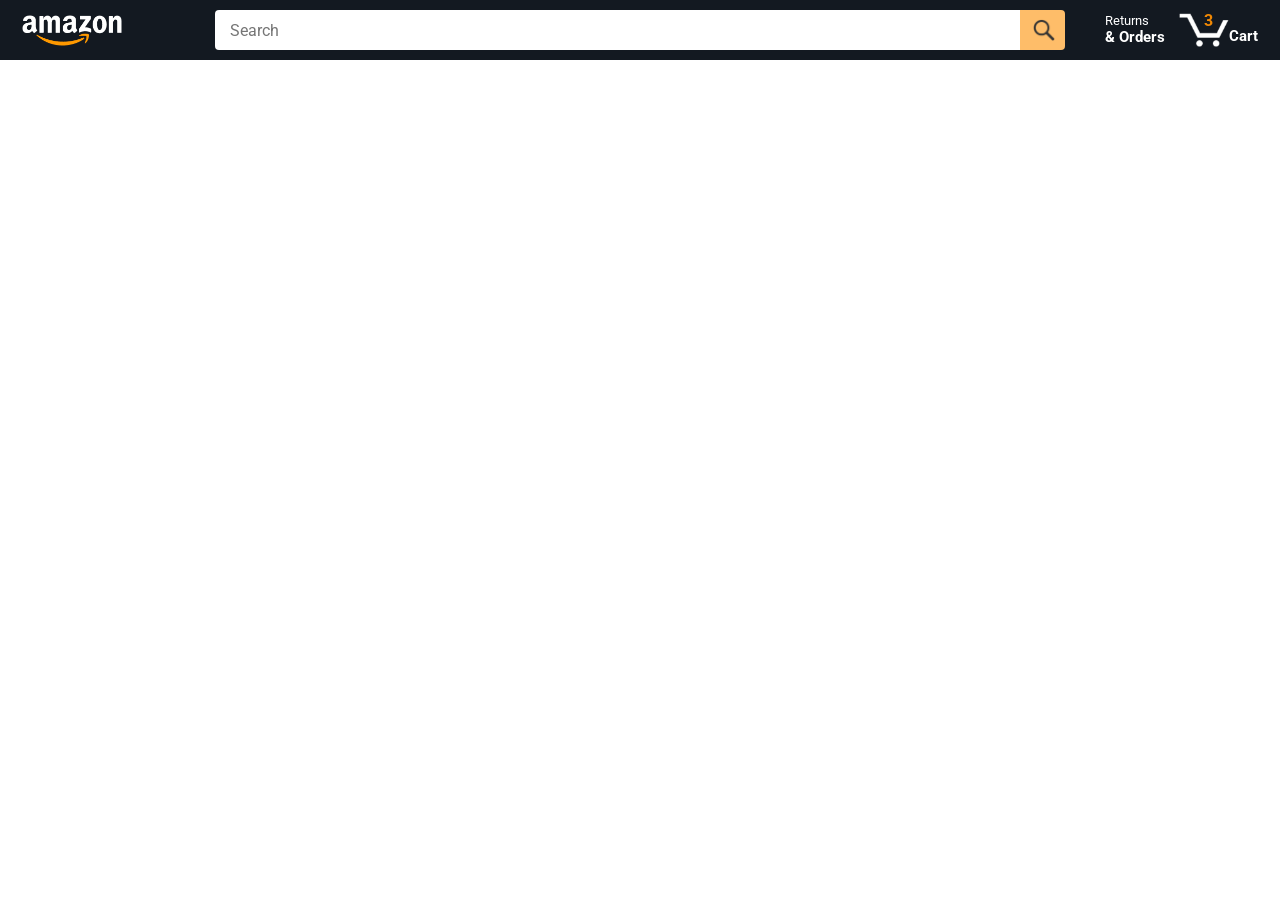
<file: index.html>
<!DOCTYPE html>
<html>
  <head>
    <title>Amazon Project</title>
    <meta name="viewport" content="width=device-width, initial-scale=1">
    <link rel="preconnect" href="https://fonts.googleapis.com">
    <link rel="preconnect" href="https://fonts.gstatic.com" crossorigin>
    <link href="https://fonts.googleapis.com/css2?family=Roboto:wght@400;500;700&display=swap" rel="stylesheet">
    <link rel="stylesheet" href="styles/shared/general.css">
    <link rel="stylesheet" href="styles/shared/amazon-header.css">
    <link rel="stylesheet" href="styles/pages/amazon.css">
  </head>
  <body>
    <div class="amazon-header">
      <div class="amazon-header-left-section">
        <a href="index.html" class="header-link">
          <img class="amazon-logo"
            src="images/amazon-logo-white.png">
          <img class="amazon-mobile-logo"
            src="images/amazon-mobile-logo-white.png">
        </a>
      </div>

      <div class="amazon-header-middle-section">
        <input class="search-bar" type="text" placeholder="Search">

        <button class="search-button">
          <img class="search-icon" src="images/icons/search-icon.png">
        </button>
      </div>

      <div class="amazon-header-right-section">
        <a class="orders-link header-link" href="orders.html">
          <span class="returns-text">Returns</span>
          <span class="orders-text">& Orders</span>
        </a>

        <a class="cart-link header-link" href="checkout.html">
          <img class="cart-icon" src="images/icons/cart-icon.png">
          <div class="js-cart-icon-update cart-quantity"></div>
          <div class="cart-text">Cart</div>
        </a>
      </div>
    </div>
    
    <div class="main">
      <div class="products-grid js-products-grid">
      </div>
    </div>

    <script type="module" src="scripts/amazon.js">//order matters with script elements but not with modules</script>

  </body>
</html>
</file>
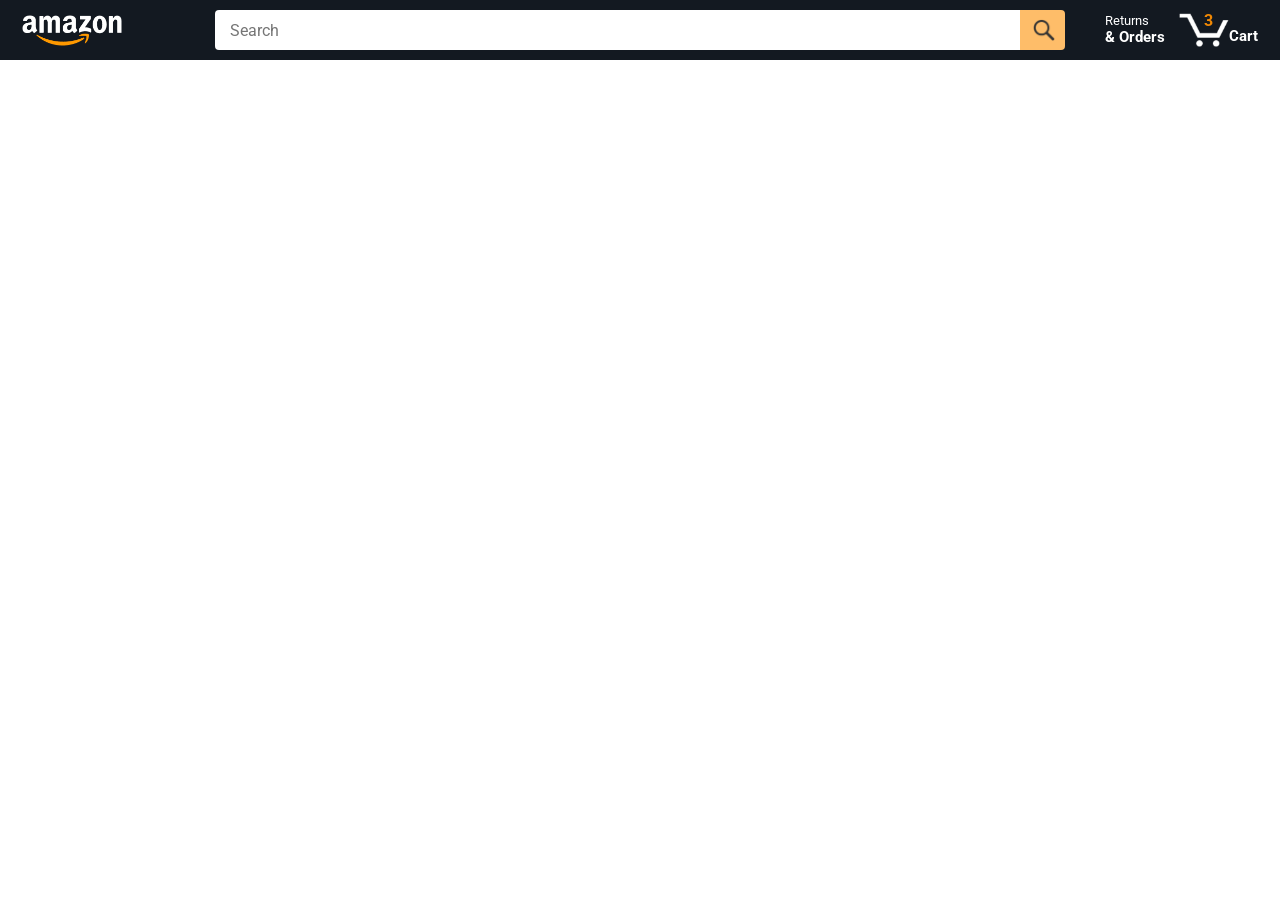
<file: amazon.html>
<!DOCTYPE html>
<html>
  <head>
    <title>Amazon Project</title>
    <meta name="viewport" content="width=device-width, initial-scale=1">
    <link rel="preconnect" href="https://fonts.googleapis.com">
    <link rel="preconnect" href="https://fonts.gstatic.com" crossorigin>
    <link href="https://fonts.googleapis.com/css2?family=Roboto:wght@400;500;700&display=swap" rel="stylesheet">
    <link rel="stylesheet" href="styles/shared/general.css">
    <link rel="stylesheet" href="styles/shared/amazon-header.css">
    <link rel="stylesheet" href="styles/pages/amazon.css">
  </head>
  <body>
    <div class="amazon-header">
      <div class="amazon-header-left-section">
        <a href="amazon.html" class="header-link">
          <img class="amazon-logo"
            src="images/amazon-logo-white.png">
          <img class="amazon-mobile-logo"
            src="images/amazon-mobile-logo-white.png">
        </a>
      </div>

      <div class="amazon-header-middle-section">
        <input class="search-bar" type="text" placeholder="Search">

        <button class="search-button">
          <img class="search-icon" src="images/icons/search-icon.png">
        </button>
      </div>

      <div class="amazon-header-right-section">
        <a class="orders-link header-link" href="orders.html">
          <span class="returns-text">Returns</span>
          <span class="orders-text">& Orders</span>
        </a>

        <a class="cart-link header-link" href="checkout.html">
          <img class="cart-icon" src="images/icons/cart-icon.png">
          <div class="js-cart-icon-update cart-quantity"></div>
          <div class="cart-text">Cart</div>
        </a>
      </div>
    </div>
    
    <div class="main">
      <div class="products-grid js-products-grid">
      </div>
    </div>

    <script type="module" src="scripts/amazon.js">//order matters with script elements but not with modules</script>

  </body>
</html>
</file>
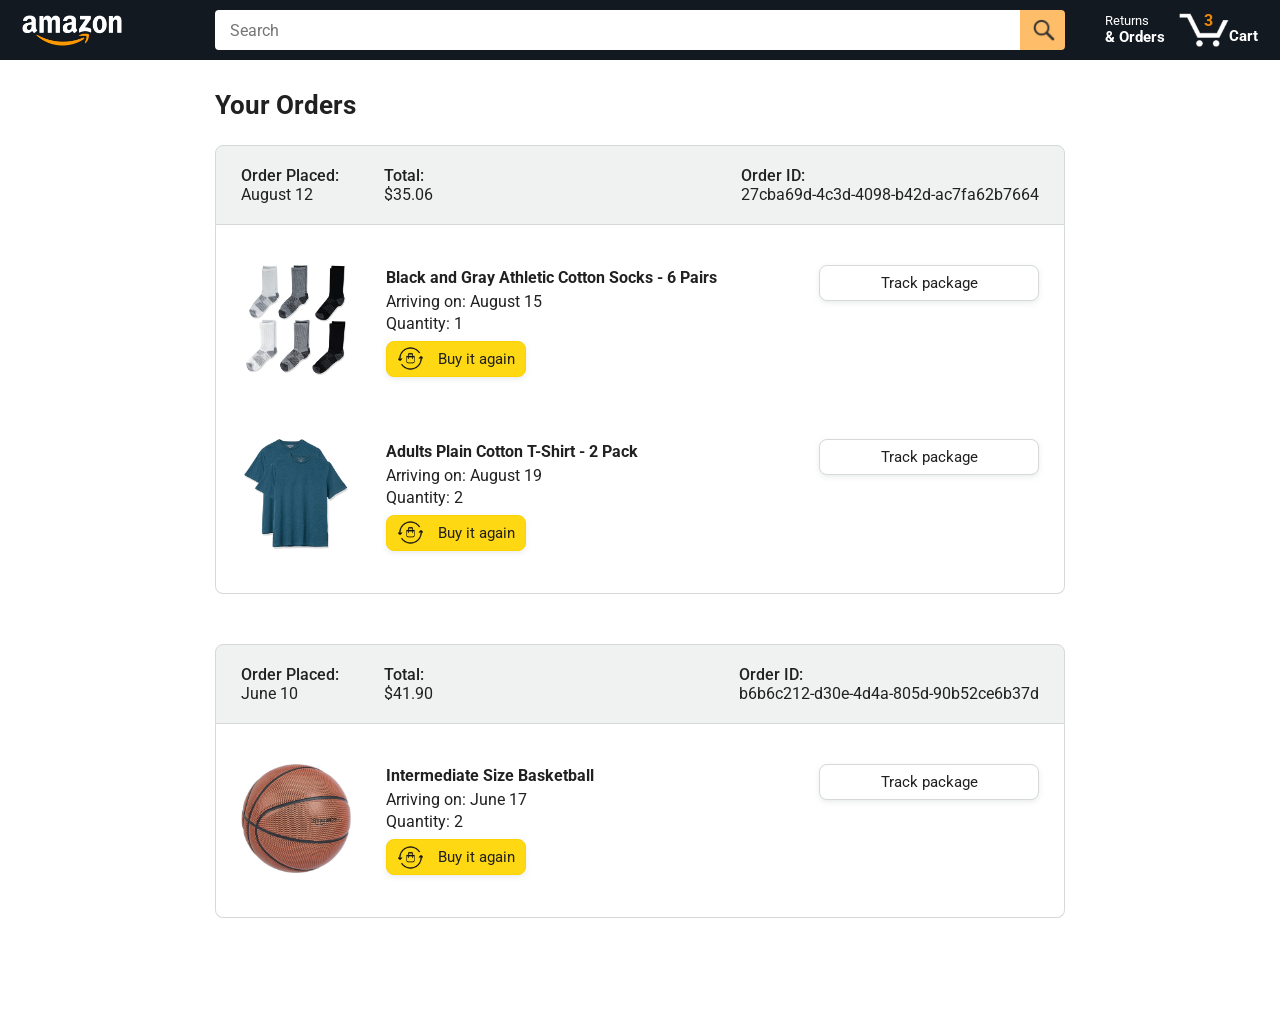
<file: orders.html>
<!DOCTYPE html>
<html>
  <head>
    <title>Orders</title>


    <meta name="viewport" content="width=device-width, initial-scale=1">

    <link rel="preconnect" href="https://fonts.googleapis.com">
    <link rel="preconnect" href="https://fonts.gstatic.com" crossorigin>
    <link href="https://fonts.googleapis.com/css2?family=Roboto:wght@400;500;700&display=swap" rel="stylesheet">

    <link rel="stylesheet" href="styles/shared/general.css">
    <link rel="stylesheet" href="styles/shared/amazon-header.css">
    <link rel="stylesheet" href="styles/pages/orders.css">
  </head>
  <body>
    <div class="amazon-header">
      <div class="amazon-header-left-section">
        <a href="index.html" class="header-link">
          <img class="amazon-logo"
            src="images/amazon-logo-white.png">
          <img class="amazon-mobile-logo"
            src="images/amazon-mobile-logo-white.png">
        </a>
      </div>

      <div class="amazon-header-middle-section">
        <input class="search-bar" type="text" placeholder="Search">

        <button class="search-button">
          <img class="search-icon" src="images/icons/search-icon.png">
        </button>
      </div>

      <div class="amazon-header-right-section">
        <a class="orders-link header-link" href="orders.html">
          <span class="returns-text">Returns</span>
          <span class="orders-text">& Orders</span>
        </a>

        <a class="cart-link header-link" href="checkout.html">
          <img class="cart-icon" src="images/icons/cart-icon.png">
          <div class="cart-quantity">3</div>
          <div class="cart-text">Cart</div>
        </a>
      </div>
    </div>

    <div class="main">
      <div class="page-title">Your Orders</div>

      <div class="orders-grid">
        <div class="order-container">
          
          <div class="order-header">
            <div class="order-header-left-section">
              <div class="order-date">
                <div class="order-header-label">Order Placed:</div>
                <div>August 12</div>
              </div>
              <div class="order-total">
                <div class="order-header-label">Total:</div>
                <div>$35.06</div>
              </div>
            </div>

            <div class="order-header-right-section">
              <div class="order-header-label">Order ID:</div>
              <div>27cba69d-4c3d-4098-b42d-ac7fa62b7664</div>
            </div>
          </div>

          <div class="order-details-grid">
            <div class="product-image-container">
              <img src="images/products/athletic-cotton-socks-6-pairs.jpg">
            </div>

            <div class="product-details">
              <div class="product-name">
                Black and Gray Athletic Cotton Socks - 6 Pairs
              </div>
              <div class="product-delivery-date">
                Arriving on: August 15
              </div>
              <div class="product-quantity">
                Quantity: 1
              </div>
              <button class="buy-again-button button-primary">
                <img class="buy-again-icon" src="images/icons/buy-again.png">
                <span class="buy-again-message">Buy it again</span>
              </button>
            </div>

            <div class="product-actions">
              <a href="tracking.html?orderId=123&productId=456">
                <button class="track-package-button button-secondary">
                  Track package
                </button>
              </a>
            </div>

            <div class="product-image-container">
              <img src="images/products/adults-plain-cotton-tshirt-2-pack-teal.jpg">
            </div>

            <div class="product-details">
              <div class="product-name">
                Adults Plain Cotton T-Shirt - 2 Pack
              </div>
              <div class="product-delivery-date">
                Arriving on: August 19
              </div>
              <div class="product-quantity">
                Quantity: 2
              </div>
              <button class="buy-again-button button-primary">
                <img class="buy-again-icon" src="images/icons/buy-again.png">
                <span class="buy-again-message">Buy it again</span>
              </button>
            </div>

            <div class="product-actions">
              <a href="tracking.html">
                <button class="track-package-button button-secondary">
                  Track package
                </button>
              </a>
            </div>
          </div>
        </div>

        <div class="order-container">

          <div class="order-header">
            <div class="order-header-left-section">
              <div class="order-date">
                <div class="order-header-label">Order Placed:</div>
                <div>June 10</div>
              </div>
              <div class="order-total">
                <div class="order-header-label">Total:</div>
                <div>$41.90</div>
              </div>
            </div>

            <div class="order-header-right-section">
              <div class="order-header-label">Order ID:</div>
              <div>b6b6c212-d30e-4d4a-805d-90b52ce6b37d</div>
            </div>
          </div>

          <div class="order-details-grid">
            <div class="product-image-container">
              <img src="images/products/intermediate-composite-basketball.jpg">
            </div>

            <div class="product-details">
              <div class="product-name">
                Intermediate Size Basketball
              </div>
              <div class="product-delivery-date">
                Arriving on: June 17
              </div>
              <div class="product-quantity">
                Quantity: 2
              </div>
              <button class="buy-again-button button-primary">
                <img class="buy-again-icon" src="images/icons/buy-again.png">
                <span class="buy-again-message">Buy it again</span>
              </button>
            </div>

            <div class="product-actions">
              <a href="tracking.html">
                <button class="track-package-button button-secondary">
                  Track package
                </button>
              </a>
            </div>
          </div>
        </div>
      </div>
    </div>
  </body>
</html>
</file>
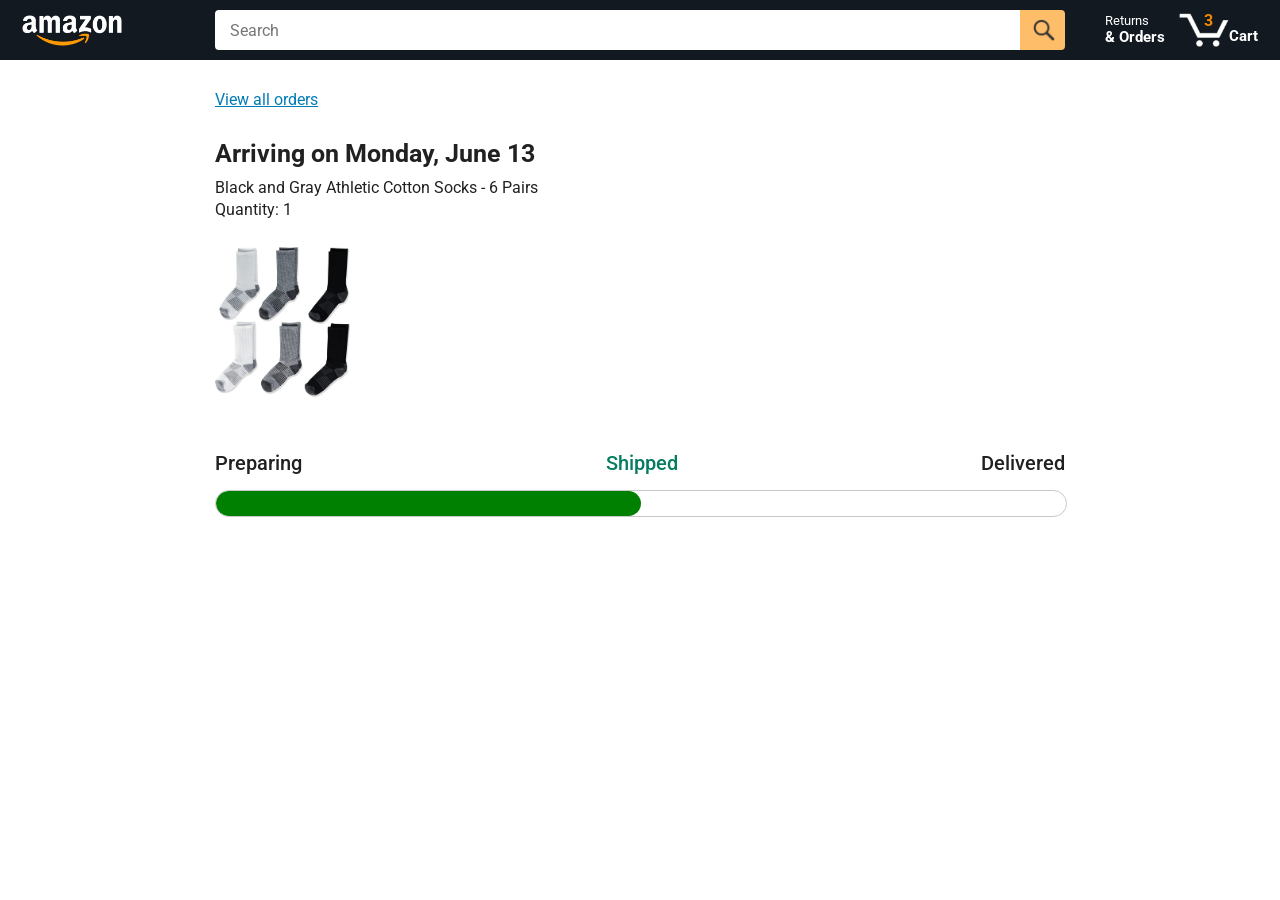
<file: tracking.html>
<!DOCTYPE html>
<html>
  <head>
    <title>Tracking</title>

    <meta name="viewport" content="width=device-width, initial-scale=1">

    <link rel="preconnect" href="https://fonts.googleapis.com">
    <link rel="preconnect" href="https://fonts.gstatic.com" crossorigin>
    <link href="https://fonts.googleapis.com/css2?family=Roboto:wght@400;500;700&display=swap" rel="stylesheet">

    <link rel="stylesheet" href="styles/shared/general.css">
    <link rel="stylesheet" href="styles/shared/amazon-header.css">
    <link rel="stylesheet" href="styles/pages/tracking.css">
  </head>
  <body>
    <div class="amazon-header">
      <div class="amazon-header-left-section">
        <a href="index.html" class="header-link">
          <img class="amazon-logo"
            src="images/amazon-logo-white.png">
          <img class="amazon-mobile-logo"
            src="images/amazon-mobile-logo-white.png">
        </a>
      </div>

      <div class="amazon-header-middle-section">
        <input class="search-bar" type="text" placeholder="Search">

        <button class="search-button">
          <img class="search-icon" src="images/icons/search-icon.png">
        </button>
      </div>

      <div class="amazon-header-right-section">
        <a class="orders-link header-link" href="orders.html">
          <span class="returns-text">Returns</span>
          <span class="orders-text">& Orders</span>
        </a>

        <a class="cart-link header-link" href="checkout.html">
          <img class="cart-icon" src="images/icons/cart-icon.png">
          <div class="cart-quantity">3</div>
          <div class="cart-text">Cart</div>
        </a>
      </div>
    </div>

    <div class="main">
      <div class="order-tracking">
        <a class="back-to-orders-link link-primary" href="orders.html">
          View all orders
        </a>

        <div class="delivery-date">
          Arriving on Monday, June 13
        </div>

        <div class="product-info">
          Black and Gray Athletic Cotton Socks - 6 Pairs
        </div>

        <div class="product-info">
          Quantity: 1
        </div>

        <img class="product-image" src="images/products/athletic-cotton-socks-6-pairs.jpg">

        <div class="progress-labels-container">
          <div class="progress-label">
            Preparing
          </div>
          <div class="progress-label current-status">
            Shipped
          </div>
          <div class="progress-label">
            Delivered
          </div>
        </div>

        <div class="progress-bar-container">
          <div class="progress-bar"></div>
        </div>
      </div>
    </div>

    <script>//window.location gets url at top of the browser
        const url = new URL(window.location.href); //saved as an object
        console.log(url);
        console.log(url.searchParams.get('orderId'));
        console.log(url.searchParams.get('productId'));
    </script>
    
  </body>
</html>
</file>
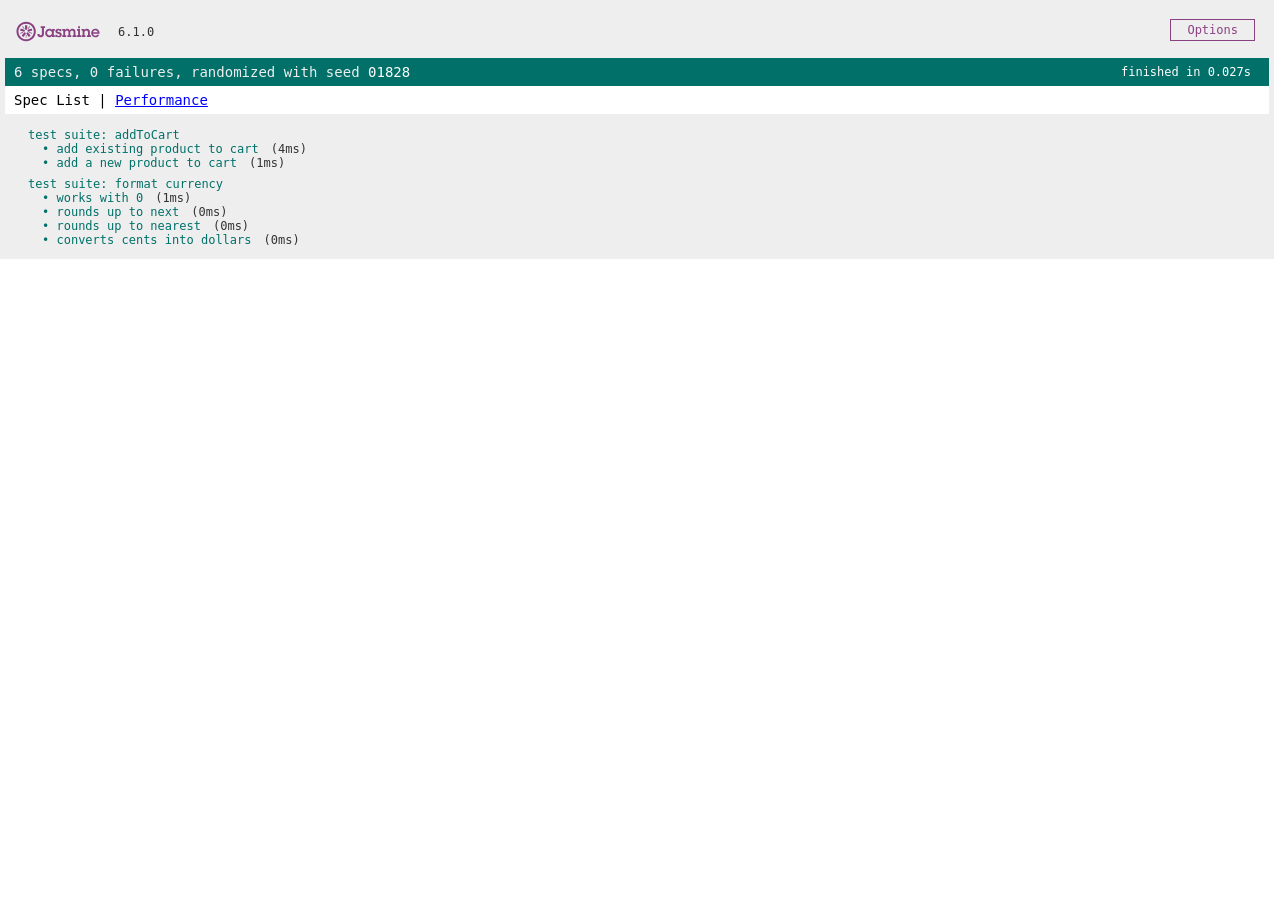
<file: tests-jasmine/tests.html>
<!DOCTYPE html>
<html>
<head>
  <meta charset="utf-8">
  <title>Jasmine Spec Runner v6.1.0</title>

  <link rel="shortcut icon" type="image/png" href="lib/jasmine-6.1.0/jasmine_favicon.png">
  <link rel="stylesheet" href="lib/jasmine-6.1.0/jasmine.css">

  <script src="lib/jasmine-6.1.0/jasmine.js"></script>
  <script src="lib/jasmine-6.1.0/jasmine-html.js"></script>
  <script src="lib/jasmine-6.1.0/boot0.js"></script>
  <!-- optional: include a file here that configures the Jasmine env -->
  <script src="lib/jasmine-6.1.0/boot1.js"></script>

  <script type="module" src="utils/moneyTests.js"></script>
  <script type="module" src="data/cartTest.js"></script>

</head>
<body>
</body>
</html>
</file>
<file: styles/shared/general.css>
body {
  font-family: Roboto, Arial;
  color: rgb(33, 33, 33);
  /* The <body> element has a default margin of 8px
     on all sides. This removes the default margins. */
  margin: 0;
}

/* <p> elements have a default margin on the top
   and bottom. This removes the default margins. */
p {
  margin: 0;
}

button {
  cursor: pointer;
}

select {
  cursor: pointer;
}

input, select, button {
  font-family: Roboto, Arial;
}

.button-primary {
  color: rgb(33, 33, 33);
  background-color: rgb(255, 216, 20);
  border: 1px solid rgb(252, 210, 0);
  border-radius: 8px;
  cursor: pointer;
  box-shadow: 0 2px 5px rgba(213, 217, 217, 0.5);
}

.button-primary:hover {
  background-color: rgb(247, 202, 0);
  border: 1px solid rgb(242, 194, 0);
}

.button-primary:active {
  background: rgb(255, 216, 20);
  border-color: rgb(252, 210, 0);
  box-shadow: none;
}

.button-secondary {
  color: rgb(33, 33, 33);
  background: white;
  border: 1px solid rgb(213, 217, 217);
  border-radius: 8px;
  cursor: pointer;
  box-shadow: 0 2px 5px rgba(213, 217, 217, 0.5);
}

.button-secondary:hover {
  background-color: rgb(247, 250, 250);
}

.button-secondary:active {
  background-color: rgb(237, 253, 255);
  box-shadow: none;
}

/* These styles will limit text to 2 lines. Anything
   beyond 2 lines will be replaced with "..."
   You can find this code by using an A.I. tool or by
   searching in Google.
   https://css-tricks.com/almanac/properties/l/line-clamp/ */
.limit-text-to-2-lines {
  display: -webkit-box;
  -webkit-line-clamp: 2;
  -webkit-box-orient: vertical;
  overflow: hidden;
}

.link-primary {
  color: rgb(1, 124, 182);
  cursor: pointer;
}

.link-primary:hover {
  color: rgb(196, 80, 0);
}

/* Styles for dropdown selectors. */
select {
  color: rgb(33, 33, 33);
  background-color: rgb(240, 240, 240);
  border: 1px solid rgb(213, 217, 217);
  border-radius: 8px;
  padding: 3px 5px;
  font-size: 15px;
  cursor: pointer;
  box-shadow: 0 2px 5px rgba(213, 217, 217, 0.5);
}

select:focus,
input:focus {
  outline: 2px solid rgb(255, 153, 0);
}
</file>
<file: styles/shared/amazon-header.css>
.amazon-header {
  background-color: rgb(19, 25, 33);
  color: white;
  padding-left: 15px;
  padding-right: 15px;

  display: flex;
  align-items: center;
  justify-content: space-between;

  position: fixed;
  top: 0;
  left: 0;
  right: 0;
  height: 60px;
}

.amazon-header-left-section {
  width: 180px;
}

@media (max-width: 800px) {
  .amazon-header-left-section {
    width: unset;
  }
}

.header-link {
  display: inline-block;
  padding: 6px;
  border-radius: 2px;
  cursor: pointer;
  text-decoration: none;
  border: 1px solid rgba(0, 0, 0, 0);
}

.header-link:hover {
  border: 1px solid white;
}

.amazon-logo {
  width: 100px;
  margin-top: 5px;
}

.amazon-mobile-logo {
  display: none;
}

@media (max-width: 575px) {
  .amazon-logo {
    display: none;
  }

  .amazon-mobile-logo {
    display: block;
    height: 35px;
    margin-top: 5px;
  }
}

.amazon-header-middle-section {
  flex: 1;
  max-width: 850px;
  margin-left: 10px;
  margin-right: 10px;
  display: flex;
}

.search-bar {
  flex: 1;
  width: 0;
  font-size: 16px;
  height: 38px;
  padding-left: 15px;
  border: none;
  border-top-left-radius: 4px;
  border-bottom-left-radius: 4px;
  border-top-right-radius: 0;
  border-bottom-right-radius: 0;
}

.search-button {
  background-color: rgb(254, 189, 105);
  border: none;
  width: 45px;
  height: 40px;
  border-top-right-radius: 4px;
  border-bottom-right-radius: 4px;
  flex-shrink: 0;
}

.search-icon {
  height: 22px;
  margin-left: 2px;
  margin-top: 3px;
}

.amazon-header-right-section {
  width: 180px;
  flex-shrink: 0;
  display: flex;
  justify-content: end;
}

.orders-link {
  color: white;
}

.returns-text {
  display: block;
  font-size: 13px;
}

.orders-text {
  display: block;
  font-size: 15px;
  font-weight: 700;
}

.cart-link {
  color: white;
  display: flex;
  align-items: center;
  position: relative;
}

.cart-icon {
  width: 50px;
}

.cart-text {
  margin-top: 12px;
  font-size: 15px;
  font-weight: 700;
}

.cart-quantity {
  color: rgb(240, 136, 4);
  font-size: 16px;
  font-weight: 700;

  position: absolute;
  top: 4px;
  left: 22px;
  
  width: 26px;
  text-align: center;
}
</file>
<file: styles/pages/amazon.css>
.main {
  margin-top: 60px;
}

.products-grid {
  display: grid;

  /* - In CSS Grid, 1fr means a column will take up the
       remaining space in the grid.
     - If we write 1fr 1fr ... 1fr; 8 times, this will
       divide the grid into 8 columns, each taking up an
       equal amount of the space.
     - repeat(8, 1fr); is a shortcut for repeating "1fr"
       8 times (instead of typing out "1fr" 8 times).
       repeat(...) is a special property that works with
       display: grid; */
  grid-template-columns: repeat(8, 1fr);
}

/* @media is used to create responsive design (making the
   website look good on any screen size). This @media
   means when the screen width is 2000px or less, we
   will divide the grid into 7 columns instead of 8. */
@media (max-width: 2000px) {
  .products-grid {
    grid-template-columns: repeat(7, 1fr);
  }
}

/* This @media means when the screen width is 1600px or
   less, we will divide the grid into 6 columns. */
@media (max-width: 1600px) {
  .products-grid {
    grid-template-columns: repeat(6, 1fr);
  }
}

@media (max-width: 1300px) {
  .products-grid {
    grid-template-columns: repeat(5, 1fr);
  }
}

@media (max-width: 1000px) {
  .products-grid {
    grid-template-columns: repeat(4, 1fr);
  }
}

@media (max-width: 800px) {
  .products-grid {
    grid-template-columns: repeat(3, 1fr);
  }
}

@media (max-width: 575px) {
  .products-grid {
    grid-template-columns: repeat(2, 1fr);
  }
}

@media (max-width: 450px) {
  .products-grid {
    grid-template-columns: 1fr;
  }
}

.product-container {
  padding-top: 40px;
  padding-bottom: 25px;
  padding-left: 25px;
  padding-right: 25px;

  border-right: 1px solid rgb(231, 231, 231);
  border-bottom: 1px solid rgb(231, 231, 231);

  display: flex;
  flex-direction: column;
}

.product-image-container {
  display: flex;
  justify-content: center;
  align-items: center;

  height: 180px;
  margin-bottom: 20px;
}

.product-image {
  /* Images will overflow their container by default. To
    prevent this, we set max-width and max-height to 100%
    so they stay inside their container. */
  max-width: 100%;
  max-height: 100%;
}

.product-name {
  height: 40px;
  margin-bottom: 5px;
}

.product-rating-container {
  display: flex;
  align-items: center;
  margin-bottom: 10px;
}

.product-rating-stars {
  width: 100px;
  margin-right: 6px;
}

.product-rating-count {
  color: rgb(1, 124, 182);
  cursor: pointer;
  margin-top: 3px;
}

.product-price {
  font-weight: 700;
  margin-bottom: 10px;
}

.product-quantity-container {
  margin-bottom: 17px;
}

.product-spacer {
  flex: 1;
}

.added-to-cart {
  color: rgb(6, 125, 98);
  font-size: 16px;

  display: flex;
  align-items: center;
  margin-bottom: 8px;
  opacity: 0;
}
.js-added-opacity {
  opacity: 1;
}

.added-to-cart img {
  height: 20px;
  margin-right: 5px;
}

.add-to-cart-button {
  width: 100%;
  padding: 8px;
  border-radius: 50px;
}
</file>
<file: styles/pages/orders.css>
.main {
  max-width: 850px;
  margin-top: 90px;
  margin-bottom: 100px;
  padding-left: 20px;
  padding-right: 20px;

  margin-left: auto;
  margin-right: auto;
}

.page-title {
  font-weight: 700;
  font-size: 26px;
  margin-bottom: 25px;
}

.orders-grid {
  display: grid;
  grid-template-columns: 1fr;
  row-gap: 50px;
}

.order-header {
  background-color: rgb(240, 242, 242);
  border: 1px solid rgb(213, 217, 217);

  display: flex;
  align-items: center;
  justify-content: space-between;

  padding: 20px 25px;
  border-top-left-radius: 8px;
  border-top-right-radius: 8px;
}

.order-header-left-section {
  display: flex;
  flex-shrink: 0;
}

.order-header-label {
  font-weight: 500;
}

.order-date,
.order-total {
  margin-right: 45px;
}

.order-header-right-section {
  flex-shrink: 1;
}

@media (max-width: 575px) {
  .order-header {
    flex-direction: column;
    align-items: start;
    line-height: 23px;
    padding: 15px;
  }

  .order-header-left-section {
    flex-direction: column;
  }

  .order-header-label {
    margin-right: 5px;
  }

  .order-date,
  .order-total {
    display: grid;
    grid-template-columns: auto 1fr;
    margin-right: 0;
  }

  .order-header-right-section {
    display: grid;
    grid-template-columns: auto 1fr;
  }
}

.order-details-grid {
  padding: 40px 25px;
  border: 1px solid rgb(213, 217, 217);
  border-top: none;
  border-bottom-left-radius: 8px;
  border-bottom-right-radius: 8px;

  display: grid;
  grid-template-columns: 110px 1fr 220px;
  column-gap: 35px;
  row-gap: 60px;
  align-items: center;
}

@media (max-width: 800px) {
  .order-details-grid {
    grid-template-columns: 110px 1fr;
    row-gap: 0;
    padding-bottom: 8px;
  }
}

@media (max-width: 450px) {
  .order-details-grid {
    grid-template-columns: 1fr;
  }
}

.product-image-container {
  text-align: center;
}

.product-image-container img {
  max-width: 110px;
  max-height: 110px;
}

.product-name {
  font-weight: 700;
  margin-bottom: 5px;
}

.product-delivery-date {
  margin-bottom: 3px;
}

.product-quantity {
  margin-bottom: 8px;
}

.buy-again-button {
  font-size: 15px;
  width: 140px;
  height: 36px;
  border-radius: 8px;

  display: flex;
  align-items: center;
  justify-content: center;
}

.buy-again-icon {
  width: 25px;
  margin-right: 15px;
}

.product-actions {
  align-self: start;
}

.track-package-button {
  width: 100%;
  font-size: 15px;
  padding: 8px;
}

@media (max-width: 800px) {
  .buy-again-button {
    margin-bottom: 10px;
  }

  .product-actions {
    grid-column: 2;
    margin-bottom: 30px;
  }

  .track-package-button {
    width: 140px;
  }
}

@media (max-width: 450px) {
  .product-image-container {
    text-align: center;
    margin-bottom: 25px;
  }

  .product-image-container img {
    max-width: 150px;
    max-height: 150px;
  }

  .product-name {
    margin-bottom: 10px;
  }

  .product-quantity {
    margin-bottom: 15px;
  }

  .buy-again-button {
    width: 100%;
    margin-bottom: 15px;
  }

  .product-actions {
    grid-column: auto;
    margin-bottom: 70px;
  }

  .track-package-button {
    width: 100%;
    padding: 12px;
  }
}
</file>
<file: styles/pages/tracking.css>
.main {
  max-width: 850px;
  margin-top: 90px;
  margin-bottom: 100px;
  padding-left: 30px;
  padding-right: 30px;

  /* margin-left: auto;
     margin-right auto;
     Is a trick for centering an element horizontally
     without needing a container. */
  margin-left: auto;
  margin-right: auto;
}

.back-to-orders-link {
  display: inline-block;
  margin-bottom: 30px;
}

.delivery-date {
  font-size: 25px;
  font-weight: 700;
  margin-bottom: 10px;
}

.product-info {
  margin-bottom: 3px;
}

.product-image {
  max-width: 150px;
  max-height: 150px;
  margin-top: 25px;
  margin-bottom: 50px;
}

.progress-labels-container {
  display: flex;
  justify-content: space-between;
  font-size: 20px;
  font-weight: 500;
  margin-bottom: 15px;
}

.current-status {
  color: rgb(6, 125, 98);
}

@media (max-width: 575px) {
  .progress-labels-container {
    font-size: 16px;
  }
}

@media (max-width: 450px) {
  .progress-labels-container {
    flex-direction: column;
    margin-bottom: 5px;
  }

  .progress-label {
    margin-bottom: 3px;
  }
}

.progress-bar-container {
  height: 25px;
  width: 100%;

  border: 1px solid rgb(200, 200, 200);
  border-radius: 50px;
  overflow: hidden;
}

.progress-bar {
  height: 100%;
  background-color: green;
  border-radius: 50px;
  width: 50%;
}
</file>
<file: tests-jasmine/lib/jasmine-6.1.0/jasmine.css>
@charset "UTF-8";
body {
  overflow-y: scroll;
}

.jasmine_html-reporter {
  width: 100%;
  background-color: #eee;
  padding: 5px;
  margin: -8px;
  font-size: 12px;
  font-family: Monaco, "Lucida Console", monospace;
  line-height: 14px;
  color: #333;
}
.jasmine_html-reporter a {
  text-decoration: none;
}
.jasmine_html-reporter a:hover {
  text-decoration: underline;
}
.jasmine_html-reporter p, .jasmine_html-reporter h1, .jasmine_html-reporter h2, .jasmine_html-reporter h3, .jasmine_html-reporter h4, .jasmine_html-reporter h5, .jasmine_html-reporter h6 {
  margin: 0;
  line-height: 14px;
}
.jasmine_html-reporter .jasmine-banner,
.jasmine_html-reporter .jasmine-symbol-summary,
.jasmine_html-reporter .jasmine-summary,
.jasmine_html-reporter .jasmine-result-message,
.jasmine_html-reporter .jasmine-spec .jasmine-description,
.jasmine_html-reporter .jasmine-spec-detail .jasmine-description,
.jasmine_html-reporter .jasmine-alert .jasmine-bar,
.jasmine_html-reporter .jasmine-stack-trace {
  padding-left: 9px;
  padding-right: 9px;
}
.jasmine_html-reporter .jasmine-banner {
  position: relative;
}
.jasmine_html-reporter .jasmine-banner .jasmine-title {
  background: url("[data-uri]") no-repeat;
  background: url("[data-uri]") no-repeat, none;
  background-size: 100%;
  display: block;
  float: left;
  width: 90px;
  height: 25px;
}
.jasmine_html-reporter .jasmine-banner .jasmine-version {
  margin-left: 14px;
  position: relative;
  top: 6px;
}
.jasmine_html-reporter #jasmine_content {
  position: fixed;
  right: 100%;
}
.jasmine_html-reporter .jasmine-banner {
  margin-top: 14px;
}
.jasmine_html-reporter .jasmine-duration {
  color: #fff;
  float: right;
  line-height: 28px;
  padding-right: 9px;
  font-size: 12px;
}
.jasmine_html-reporter .jasmine-symbol-summary {
  overflow: hidden;
  margin: 14px 0;
}
.jasmine_html-reporter .jasmine-symbol-summary li {
  display: inline-block;
  height: 10px;
  width: 14px;
  font-size: 16px;
}
.jasmine_html-reporter .jasmine-symbol-summary li.jasmine-passed {
  font-size: 14px;
}
.jasmine_html-reporter .jasmine-symbol-summary li.jasmine-passed:before {
  color: #007069;
  content: "•";
}
.jasmine_html-reporter .jasmine-symbol-summary li.jasmine-failed {
  line-height: 9px;
}
.jasmine_html-reporter .jasmine-symbol-summary li.jasmine-failed:before {
  color: #ca3a11;
  content: "×";
  font-weight: bold;
  margin-left: -1px;
}
.jasmine_html-reporter .jasmine-symbol-summary li.jasmine-excluded {
  font-size: 14px;
}
.jasmine_html-reporter .jasmine-symbol-summary li.jasmine-excluded:before {
  color: #bababa;
  content: "•";
}
.jasmine_html-reporter .jasmine-symbol-summary li.jasmine-excluded-no-display {
  font-size: 14px;
  display: none;
}
.jasmine_html-reporter .jasmine-symbol-summary li.jasmine-pending {
  line-height: 17px;
}
.jasmine_html-reporter .jasmine-symbol-summary li.jasmine-pending:before {
  color: #ba9d37;
  content: "*";
}
.jasmine_html-reporter .jasmine-symbol-summary li.jasmine-empty {
  font-size: 14px;
}
.jasmine_html-reporter .jasmine-symbol-summary li.jasmine-empty:before {
  color: #ba9d37;
  content: "•";
}
.jasmine_html-reporter progress {
  width: 100%;
}
.jasmine_html-reporter progress[value] {
  -webkit-appearance: none;
  -moz-appearance: none;
  appearance: none;
}
.jasmine_html-reporter progress[value]::-webkit-progress-value, .jasmine_html-reporter progress[value]::-moz-progress-bar {
  background: #007069;
}
.failed .jasmine_html-reporter progress[value]::-webkit-progress-value, .failed .jasmine_html-reporter progress[value]::-moz-progress-bar {
  background: #ca3a11;
}
.jasmine_html-reporter progress.failed[value]::-webkit-progress-value, .jasmine_html-reporter progress.failed[value]::-moz-progress-bar {
  background: #ca3a11;
}
.jasmine_html-reporter .jasmine-run-options {
  float: right;
  margin-right: 5px;
  border: 1px solid #8a4182;
  color: #8a4182;
  position: relative;
  line-height: 20px;
}
.jasmine_html-reporter .jasmine-run-options .jasmine-trigger {
  cursor: pointer;
  padding: 8px 16px;
}
.jasmine_html-reporter .jasmine-run-options .jasmine-payload {
  position: absolute;
  display: none;
  right: -1px;
  border: 1px solid #8a4182;
  background-color: #eee;
  white-space: nowrap;
  padding: 4px 8px;
}
.jasmine_html-reporter .jasmine-run-options .jasmine-payload.jasmine-open {
  display: block;
}
.jasmine_html-reporter .jasmine-bar {
  line-height: 28px;
  font-size: 14px;
  display: block;
  color: #eee;
}
.jasmine_html-reporter .jasmine-bar.jasmine-in-progress {
  color: #333;
}
.jasmine_html-reporter .jasmine-bar.jasmine-failed, .jasmine_html-reporter .jasmine-bar.jasmine-errored {
  background-color: #ca3a11;
  color: #eee;
  border-bottom: 1px solid #eee;
}
.jasmine_html-reporter .jasmine-bar.jasmine-passed {
  background-color: #007069;
}
.jasmine_html-reporter .jasmine-bar.jasmine-incomplete {
  background-color: #bababa;
}
.jasmine_html-reporter .jasmine-bar.jasmine-skipped {
  background-color: #bababa;
}
.jasmine_html-reporter .jasmine-bar.jasmine-warning {
  margin-top: 14px;
  margin-bottom: 14px;
  background-color: #ba9d37;
  color: #333;
}
.jasmine_html-reporter .jasmine-bar.jasmine-menu {
  background-color: #fff;
  color: #000;
}
.jasmine_html-reporter .jasmine-bar.jasmine-menu a {
  color: blue;
  text-decoration: underline;
}
.jasmine_html-reporter .jasmine-bar a {
  color: white;
}
.jasmine_html-reporter.jasmine-spec-list .jasmine-bar.jasmine-menu.jasmine-failure-list,
.jasmine_html-reporter.jasmine-spec-list .jasmine-results .jasmine-failures,
.jasmine_html-reporter.jasmine-spec-list .jasmine-performance-view {
  display: none;
}
.jasmine_html-reporter.jasmine-failure-list .jasmine-bar.jasmine-menu.jasmine-spec-list,
.jasmine_html-reporter.jasmine-failure-list .jasmine-summary,
.jasmine_html-reporter.jasmine-failure-list .jasmine-performance-view {
  display: none;
}
.jasmine_html-reporter.jasmine-performance .jasmine-results .jasmine-failures,
.jasmine_html-reporter.jasmine-performance .jasmine-summary {
  display: none;
}
.jasmine_html-reporter .jasmine-results {
  margin-top: 14px;
}
.jasmine_html-reporter .jasmine-summary {
  margin-top: 14px;
}
.jasmine_html-reporter .jasmine-summary ul {
  list-style-type: none;
  margin-left: 14px;
  padding-top: 0;
  padding-left: 0;
}
.jasmine_html-reporter .jasmine-summary ul.jasmine-suite {
  margin-top: 7px;
  margin-bottom: 7px;
}
.jasmine_html-reporter .jasmine-summary li.jasmine-passed a {
  color: #007069;
}
.jasmine_html-reporter .jasmine-summary li.jasmine-failed a {
  color: #ca3a11;
}
.jasmine_html-reporter .jasmine-summary li.jasmine-empty a {
  color: #ba9d37;
}
.jasmine_html-reporter .jasmine-summary li.jasmine-pending a {
  color: #ba9d37;
}
.jasmine_html-reporter .jasmine-summary li.jasmine-excluded a {
  color: #bababa;
}
.jasmine_html-reporter .jasmine-specs li.jasmine-passed a:before {
  content: "• ";
}
.jasmine_html-reporter .jasmine-specs li.jasmine-failed a:before {
  content: "× ";
}
.jasmine_html-reporter .jasmine-specs li.jasmine-empty a:before {
  content: "* ";
}
.jasmine_html-reporter .jasmine-specs li.jasmine-pending a:before {
  content: "• ";
}
.jasmine_html-reporter .jasmine-specs li.jasmine-excluded a:before {
  content: "• ";
}
.jasmine_html-reporter .jasmine-specs li .jasmine-spec-duration {
  margin-left: 1em;
}
.jasmine_html-reporter .jasmine-description + .jasmine-suite {
  margin-top: 0;
}
.jasmine_html-reporter .jasmine-suite {
  margin-top: 14px;
}
.jasmine_html-reporter .jasmine-suite a {
  color: #333;
}
.jasmine_html-reporter .jasmine-failures .jasmine-spec-detail {
  margin-bottom: 28px;
}
.jasmine_html-reporter .jasmine-failures .jasmine-spec-detail .jasmine-description {
  background-color: #ca3a11;
  color: white;
}
.jasmine_html-reporter .jasmine-failures .jasmine-spec-detail .jasmine-description a {
  color: white;
}
.jasmine_html-reporter .jasmine-result-message {
  padding-top: 14px;
  color: #333;
  white-space: pre-wrap;
}
.jasmine_html-reporter .jasmine-result-message span.jasmine-result {
  display: block;
}
.jasmine_html-reporter .jasmine-stack-trace {
  margin: 5px 0 0 0;
  max-height: 224px;
  overflow: auto;
  line-height: 18px;
  color: #666;
  border: 1px solid #ddd;
  background: white;
  white-space: pre;
}
.jasmine_html-reporter .jasmine-expander a {
  display: block;
  margin-left: 14px;
  color: blue;
  text-decoration: underline;
}
.jasmine_html-reporter .jasmine-expander-contents {
  display: none;
}
.jasmine_html-reporter .jasmine-expanded {
  padding-bottom: 10px;
}
.jasmine_html-reporter .jasmine-expanded .jasmine-expander-contents {
  display: block;
  margin-left: 14px;
  padding: 5px;
}
.jasmine_html-reporter .jasmine-debug-log {
  margin: 5px 0 0 0;
  padding: 5px;
  color: #666;
  border: 1px solid #ddd;
  background: white;
}
.jasmine_html-reporter .jasmine-debug-log table {
  border-spacing: 0;
}
.jasmine_html-reporter .jasmine-debug-log table, .jasmine_html-reporter .jasmine-debug-log th, .jasmine_html-reporter .jasmine-debug-log td {
  border: 1px solid #ddd;
}
.jasmine_html-reporter .jasmine-debug-log .jasmine-debug-log-msg {
  white-space: pre;
}

.jasmine-hidden {
  display: none;
}

.jasmine-tab + .jasmine-tab:before {
  content: " | ";
}

.jasmine-performance-view h2, .jasmine-performance-view h3 {
  margin-top: 1em;
  margin-bottom: 1em;
}
.jasmine-performance-view table {
  border-spacing: 5px;
}
.jasmine-performance-view th, .jasmine-performance-view td {
  text-align: left;
}
</file>
